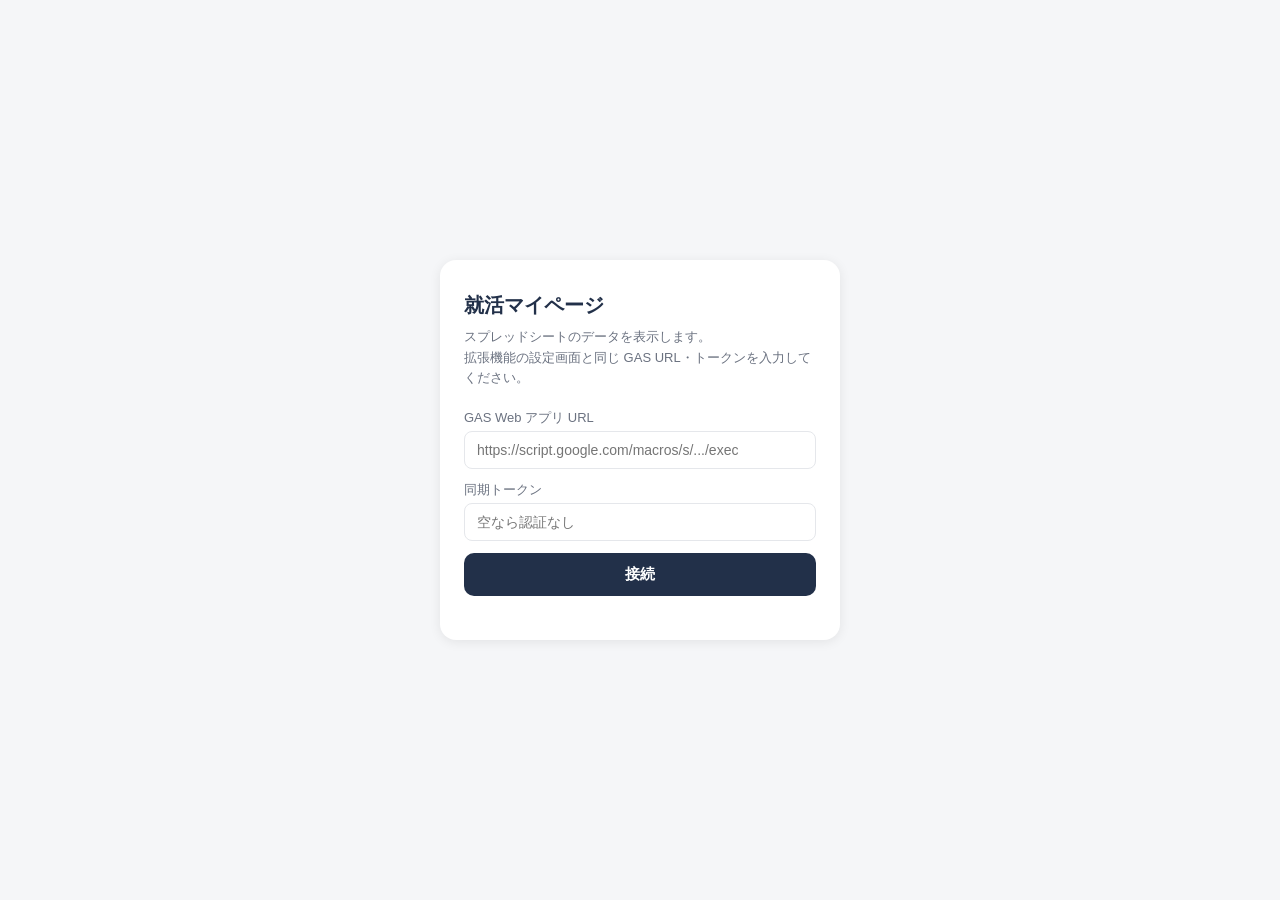
<file: pwa/index.html>
<!DOCTYPE html>
<html lang="ja">
<head>
  <meta charset="UTF-8" />
  <meta name="viewport" content="width=device-width, initial-scale=1.0, viewport-fit=cover" />
  <meta name="apple-mobile-web-app-capable" content="yes" />
  <meta name="apple-mobile-web-app-status-bar-style" content="black-translucent" />
  <meta name="theme-color" content="#223049" />
  <title>就活マイページ</title>
  <link rel="manifest" href="manifest.webmanifest" />
  <link rel="apple-touch-icon" href="icon-192.png" />
  <link rel="stylesheet" href="style.css" />
</head>
<body>
  <!-- 設定画面 -->
  <div id="setup" class="setup hidden">
    <div class="setup-card">
      <h1>就活マイページ</h1>
      <p>スプレッドシートのデータを表示します。<br>拡張機能の設定画面と同じ GAS URL・トークンを入力してください。</p>
      <label>GAS Web アプリ URL<input id="s-url" type="url" placeholder="https://script.google.com/macros/s/.../exec" /></label>
      <label>同期トークン<input id="s-token" type="password" placeholder="空なら認証なし" /></label>
      <button id="s-save" class="btn-primary">接続</button>
      <div id="s-error" class="error"></div>
    </div>
  </div>

  <!-- メイン画面 -->
  <div id="app" class="hidden">
    <header>
      <h1>就活マイページ</h1>
      <div class="header-actions">
        <span id="sync-status" class="sync-status"></span>
        <button id="refresh" class="icon-btn" title="更新">
          <svg width="18" height="18" viewBox="0 0 24 24" fill="none" stroke="currentColor" stroke-width="2" stroke-linecap="round" stroke-linejoin="round"><path d="M21 12a9 9 0 1 1-2.6-6.4"/><path d="M21 4v5h-5"/></svg>
        </button>
        <button id="clear-cache" class="icon-btn danger" title="保存データを削除">
          <svg width="18" height="18" viewBox="0 0 24 24" fill="none" stroke="currentColor" stroke-width="2" stroke-linecap="round" stroke-linejoin="round"><path d="M3 6h18"/><path d="M8 6V4h8v2"/><path d="M19 6l-1 14H6L5 6"/><path d="M10 11v5M14 11v5"/></svg>
        </button>
        <button id="config" class="icon-btn" title="設定">
          <svg width="18" height="18" viewBox="0 0 24 24" fill="none" stroke="currentColor" stroke-width="2" stroke-linecap="round" stroke-linejoin="round"><path d="M4 21v-7M4 10V3M12 21v-9M12 8V3M20 21v-5M20 12V3M1 14h6M9 8h6M17 16h6"/></svg>
        </button>
      </div>
    </header>

    <nav class="tabs">
      <button class="tab active" data-view="home">ホーム</button>
      <button class="tab" data-view="list">一覧</button>
      <button class="tab" data-view="deadlines">締切</button>
    </nav>

    <!-- ホーム -->
    <section id="view-home" class="view">
      <div class="metrics">
        <div class="metric"><span id="m-total" class="m-num">0</span><span class="m-label">登録数</span></div>
        <div class="metric"><span id="m-active" class="m-num">0</span><span class="m-label">選考中</span></div>
        <div class="metric accent"><span id="m-week" class="m-num">0</span><span class="m-label">今週締切</span></div>
      </div>
      <h2>締切が近い</h2>
      <div id="home-deadlines" class="card-list"></div>
    </section>

    <!-- 一覧 -->
    <section id="view-list" class="view hidden">
      <div class="toolbar">
        <input id="search" type="search" placeholder="検索…" />
      </div>
      <div id="company-list" class="card-list"></div>
    </section>

    <!-- 締切 -->
    <section id="view-deadlines" class="view hidden">
      <ul id="deadline-list" class="dl-list"></ul>
    </section>
  </div>

  <script src="app.js"></script>
</body>
</html>
</file>
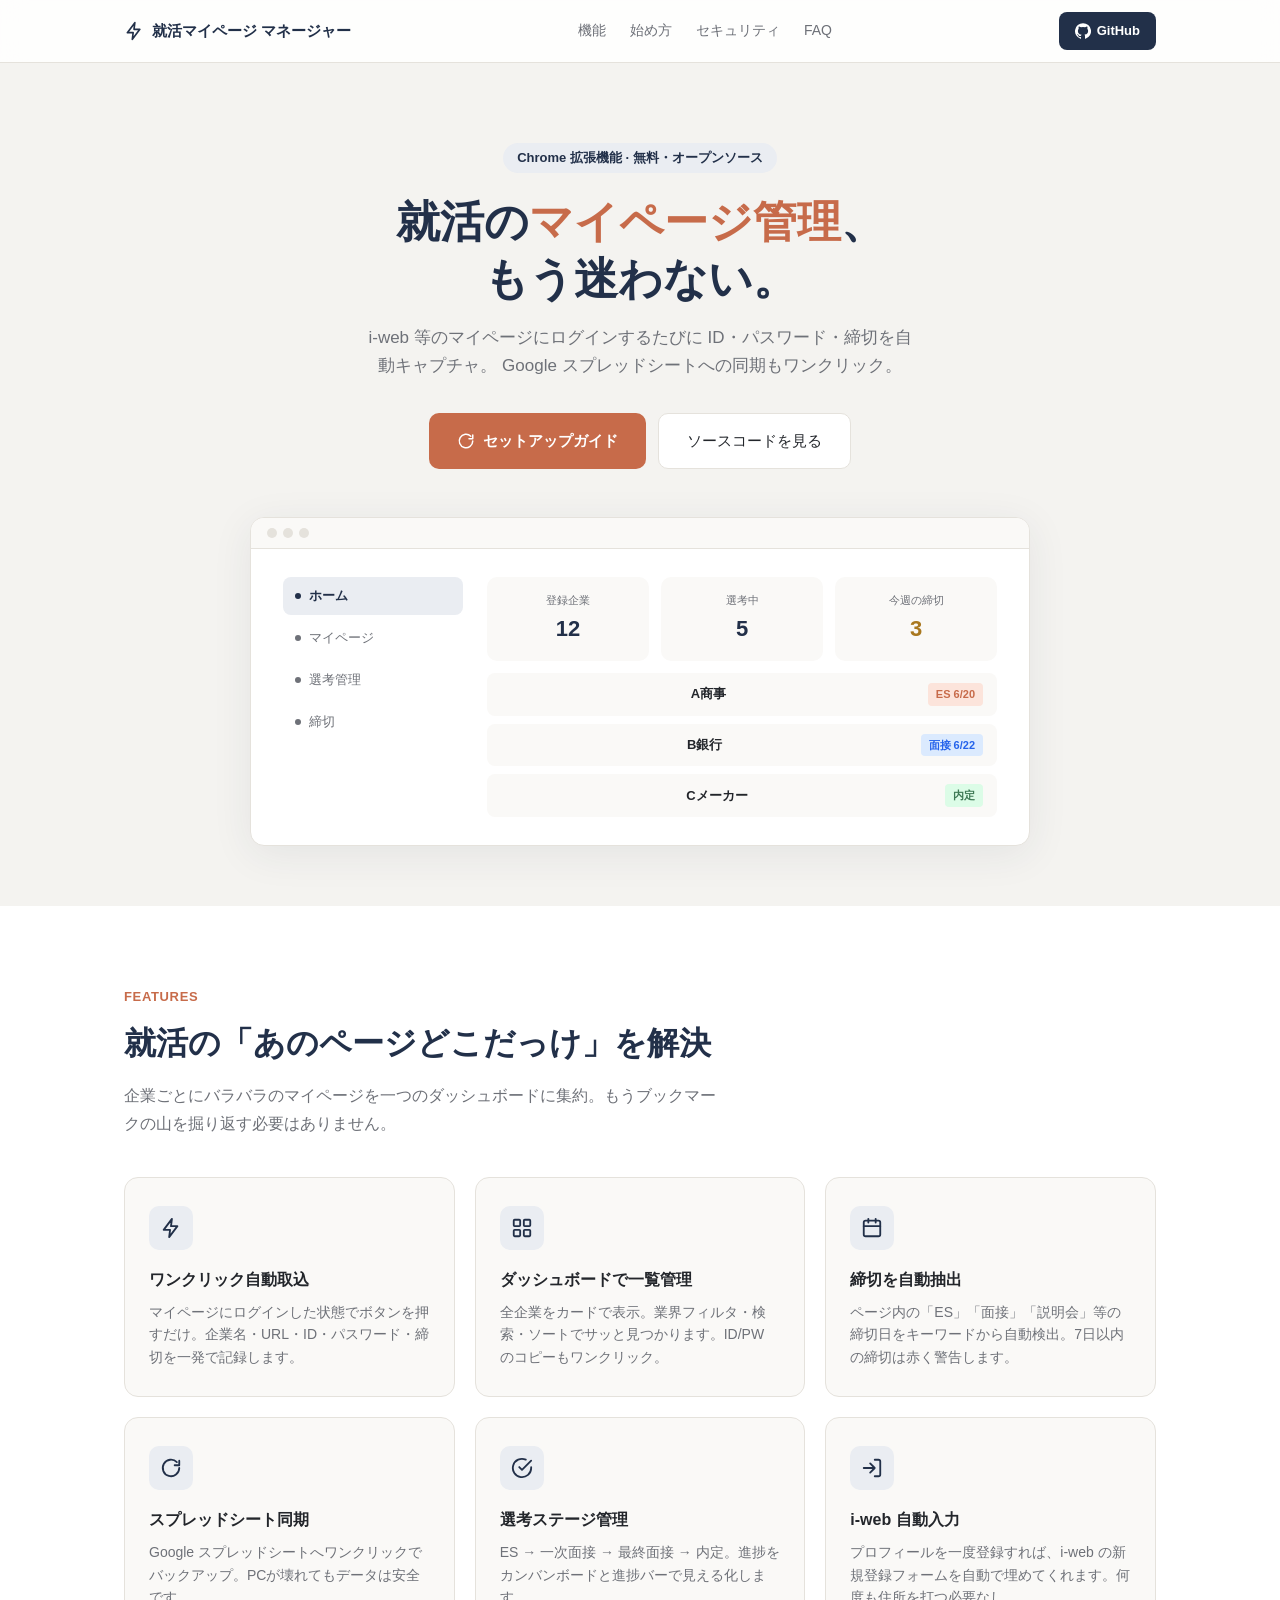
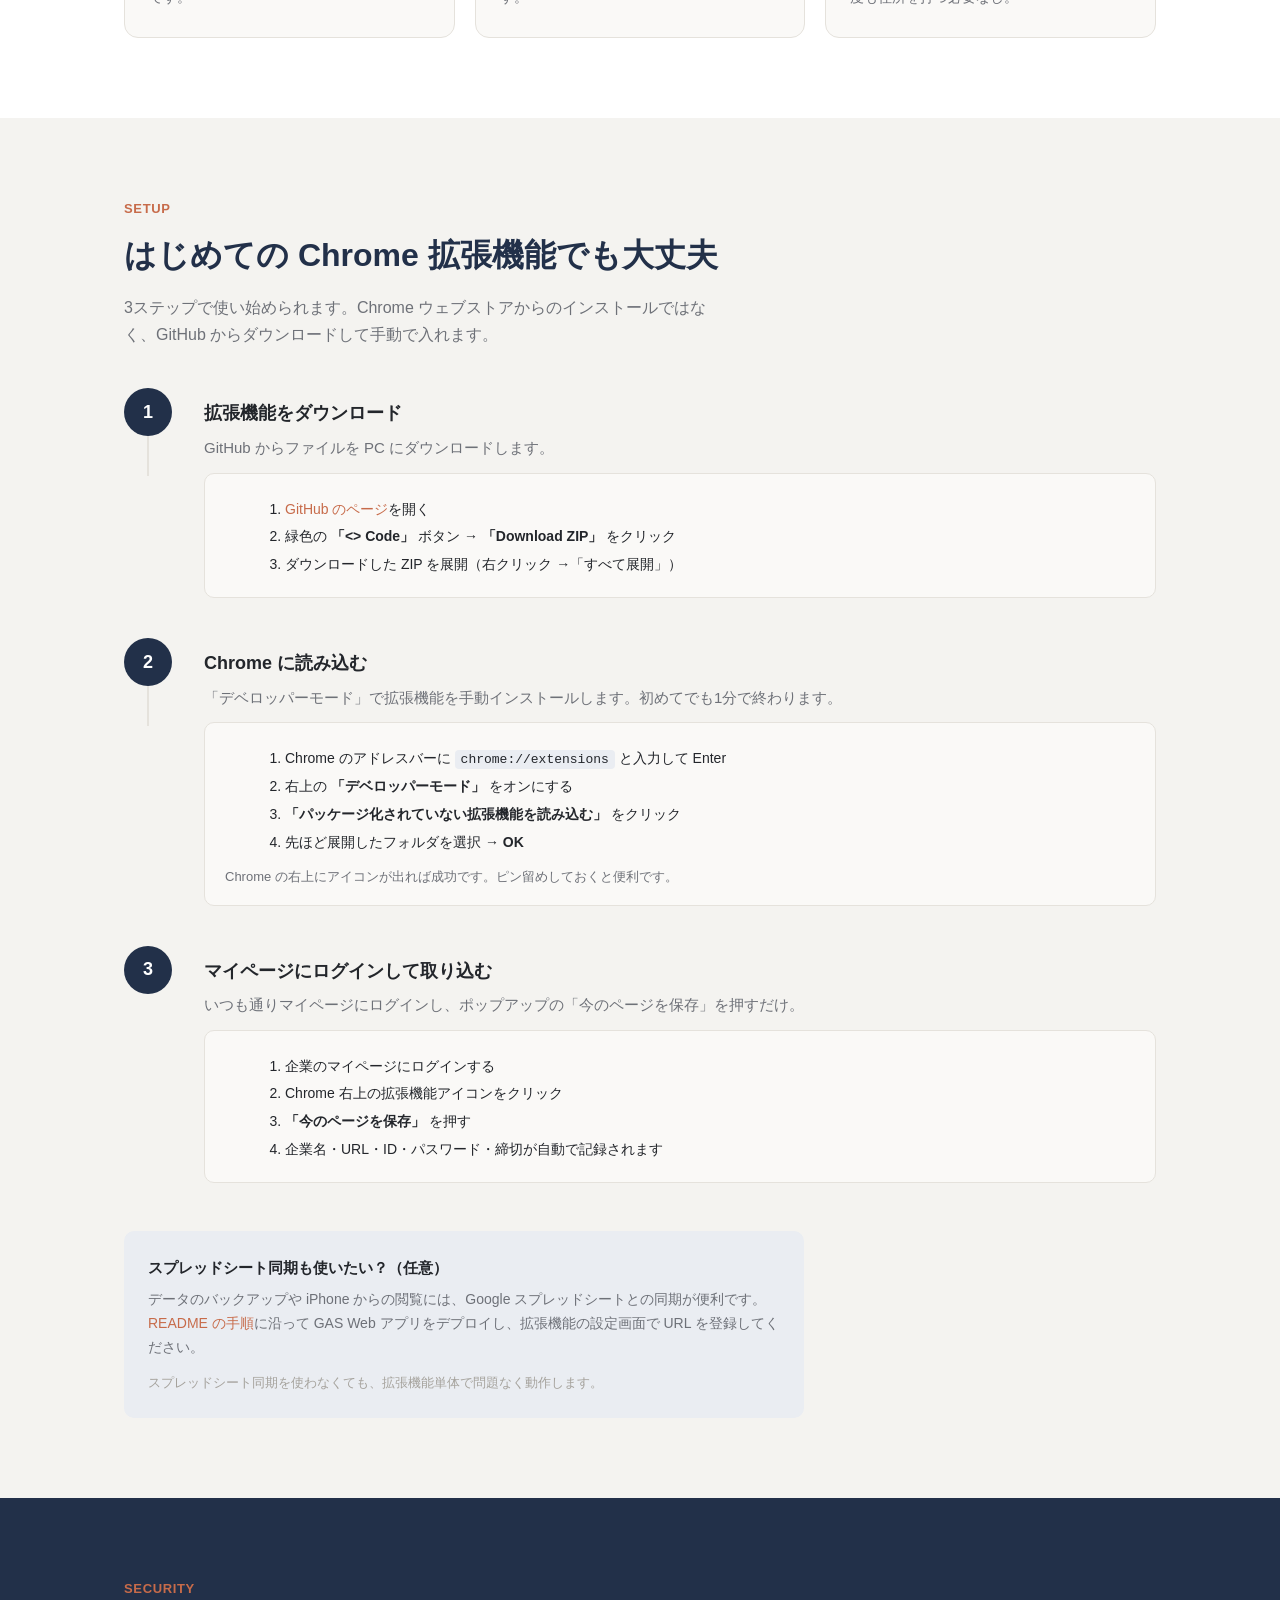
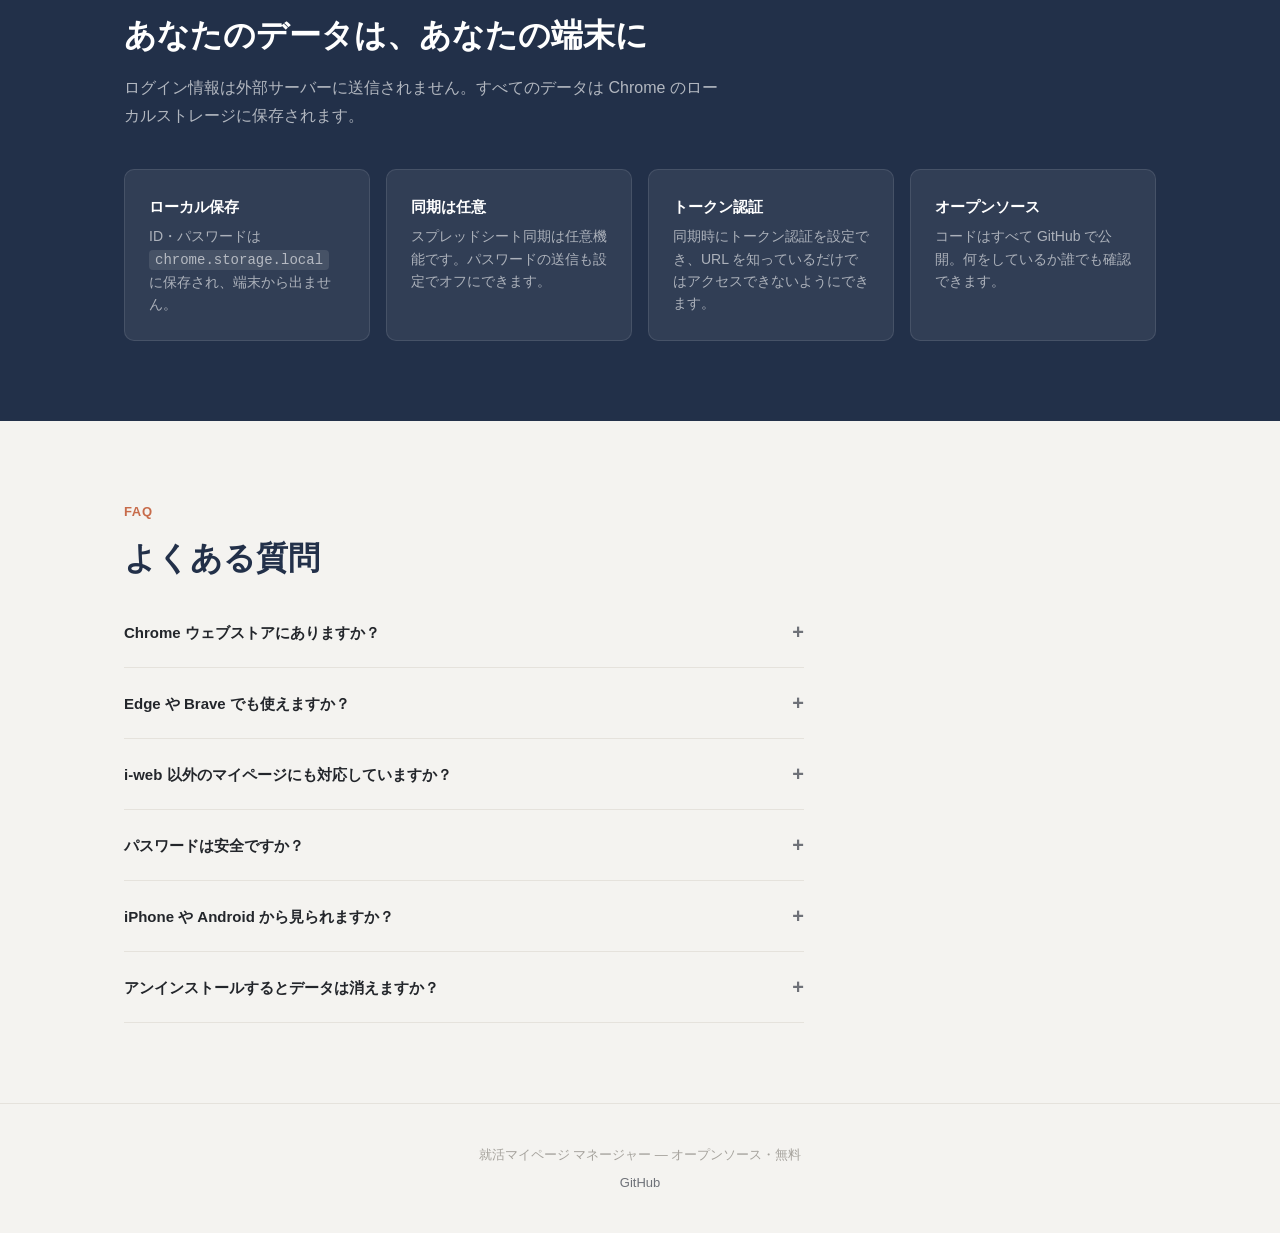
<file: site/index.html>
<!DOCTYPE html>
<html lang="ja">
<head>
  <meta charset="UTF-8" />
  <meta name="viewport" content="width=device-width, initial-scale=1.0" />
  <title>就活マイページ マネージャー — ログイン管理を一元化</title>
  <meta name="description" content="就活のマイページ（i-web等）のログインID・パスワード・締切をChrome拡張機能で一元管理し、Googleスプレッドシートへ自動同期。" />
  <style>
    :root {
      --bg: #f4f3f0; --panel: #ffffff; --surface-2: #faf9f7; --line: #e5e2dc;
      --fg: #23262b; --muted: #6e7178; --hint: #a5a29c;
      --main: #223049; --main-50: #eaedf2; --accent: #c76b4a; --accent-600: #b85c3c;
      --danger: #c0492f; --warn: #a9781f; --ok: #3e7a55;
      --radius: 14px; --radius-sm: 10px;
    }
    *, *::before, *::after { box-sizing: border-box; margin: 0; }
    html { scroll-behavior: smooth; }
    body {
      font-family: -apple-system, "Hiragino Kaku Gothic ProN", "Noto Sans JP", sans-serif;
      color: var(--fg); background: var(--bg); line-height: 1.7; font-size: 16px;
    }
    a { color: var(--accent); text-decoration: none; }
    a:hover { color: var(--accent-600); }

    /* ── Nav ── */
    .nav {
      position: sticky; top: 0; z-index: 100;
      background: rgba(255,255,255,.85); backdrop-filter: blur(12px);
      border-bottom: 1px solid var(--line);
    }
    .nav-inner {
      max-width: 1080px; margin: 0 auto;
      display: flex; align-items: center; justify-content: space-between;
      padding: 12px 24px;
    }
    .nav-brand { font-weight: 700; font-size: 15px; color: var(--main); display: flex; align-items: center; gap: 8px; }
    .nav-links { display: flex; gap: 24px; font-size: 14px; }
    .nav-links a { color: var(--muted); }
    .nav-links a:hover { color: var(--main); }
    .nav-cta {
      display: inline-flex; align-items: center; gap: 6px;
      background: var(--main); color: #fff; border: none; border-radius: 8px;
      padding: 8px 16px; font-size: 13px; font-weight: 600; cursor: pointer; text-decoration: none;
    }
    .nav-cta:hover { background: #1a2539; color: #fff; }

    /* ── Hero ── */
    .hero {
      max-width: 1080px; margin: 0 auto; padding: 80px 24px 60px;
      text-align: center;
    }
    .hero-badge {
      display: inline-block; background: var(--main-50); color: var(--main);
      font-size: 13px; font-weight: 600; padding: 4px 14px; border-radius: 20px; margin-bottom: 20px;
    }
    .hero h1 {
      font-size: clamp(28px, 5vw, 44px); font-weight: 800;
      line-height: 1.3; margin-bottom: 16px; color: var(--main);
    }
    .hero h1 em { font-style: normal; color: var(--accent); }
    .hero p { max-width: 560px; margin: 0 auto 32px; color: var(--muted); font-size: 17px; }
    .hero-actions { display: flex; gap: 12px; justify-content: center; flex-wrap: wrap; }
    .btn-primary {
      display: inline-flex; align-items: center; gap: 8px;
      background: var(--accent); color: #fff; border: none; border-radius: var(--radius-sm);
      padding: 14px 28px; font-size: 15px; font-weight: 600; cursor: pointer; text-decoration: none;
    }
    .btn-primary:hover { background: var(--accent-600); color: #fff; }
    .btn-ghost {
      display: inline-flex; align-items: center; gap: 8px;
      background: var(--panel); color: var(--fg); border: 1px solid var(--line);
      border-radius: var(--radius-sm); padding: 14px 28px; font-size: 15px; cursor: pointer; text-decoration: none;
    }
    .btn-ghost:hover { background: var(--main-50); color: var(--main); }

    /* ── Hero mockup ── */
    .hero-mockup {
      max-width: 780px; margin: 48px auto 0;
      background: var(--panel); border: 1px solid var(--line); border-radius: var(--radius);
      overflow: hidden; box-shadow: 0 8px 40px rgba(34,48,73,.08);
    }
    .mockup-bar {
      display: flex; align-items: center; gap: 6px;
      padding: 10px 16px; background: var(--surface-2); border-bottom: 1px solid var(--line);
    }
    .mockup-dot { width: 10px; height: 10px; border-radius: 50%; background: var(--line); }
    .mockup-body { padding: 28px 32px; }
    .mockup-sidebar {
      display: grid; grid-template-columns: 180px 1fr; gap: 24px;
    }
    .mockup-nav { display: flex; flex-direction: column; gap: 4px; }
    .mockup-nav-item {
      display: flex; align-items: center; gap: 8px;
      padding: 8px 12px; border-radius: 8px; font-size: 13px; color: var(--muted);
    }
    .mockup-nav-item.active { background: var(--main-50); color: var(--main); font-weight: 600; }
    .mockup-nav-item .dot { width: 6px; height: 6px; border-radius: 50%; background: currentColor; }
    .mockup-content { display: flex; flex-direction: column; gap: 12px; }
    .mockup-metric {
      display: flex; gap: 12px;
    }
    .mockup-metric-card {
      flex: 1; padding: 14px 16px; background: var(--surface-2); border-radius: var(--radius-sm);
    }
    .mockup-metric-card .label { font-size: 11px; color: var(--muted); }
    .mockup-metric-card .num { font-size: 22px; font-weight: 700; color: var(--main); }
    .mockup-metric-card .num.warn { color: var(--warn); }
    .mockup-cards { display: flex; flex-direction: column; gap: 8px; }
    .mockup-card {
      display: flex; align-items: center; gap: 12px;
      padding: 10px 14px; background: var(--surface-2); border-radius: 8px; font-size: 13px;
    }
    .mockup-card .name { flex: 1; font-weight: 600; }
    .mockup-card .tag {
      padding: 2px 8px; border-radius: 4px; font-size: 11px; font-weight: 600;
    }
    .mockup-card .tag.es { background: #fce4db; color: var(--accent); }
    .mockup-card .tag.interview { background: #dbeafe; color: #2563eb; }
    .mockup-card .tag.done { background: #dcfce7; color: var(--ok); }

    @media (max-width: 640px) {
      .mockup-sidebar { grid-template-columns: 1fr; }
      .mockup-nav { flex-direction: row; flex-wrap: wrap; }
      .mockup-metric { flex-direction: column; }
    }

    /* ── Section base ── */
    section { max-width: 1080px; margin: 0 auto; padding: 80px 24px; }
    .section-label {
      font-size: 13px; font-weight: 600; color: var(--accent); letter-spacing: .05em;
      text-transform: uppercase; margin-bottom: 8px;
    }
    section h2 {
      font-size: clamp(22px, 4vw, 32px); font-weight: 700; color: var(--main);
      margin-bottom: 12px;
    }
    section > p.lead { color: var(--muted); max-width: 600px; margin-bottom: 40px; }

    /* ── Features ── */
    .features-bg { background: var(--panel); }
    .features-grid {
      display: grid; grid-template-columns: repeat(auto-fit, minmax(260px, 1fr));
      gap: 20px;
    }
    .feature-card {
      padding: 28px 24px; background: var(--surface-2); border-radius: var(--radius);
      border: 1px solid var(--line);
    }
    .feature-icon {
      width: 44px; height: 44px; border-radius: 10px; background: var(--main-50);
      display: flex; align-items: center; justify-content: center;
      margin-bottom: 16px; color: var(--main);
    }
    .feature-card h3 { font-size: 16px; margin-bottom: 8px; color: var(--fg); }
    .feature-card p { font-size: 14px; color: var(--muted); line-height: 1.6; }

    /* ── How it works ── */
    .steps { display: flex; flex-direction: column; gap: 0; position: relative; }
    .step {
      display: grid; grid-template-columns: 56px 1fr; gap: 24px;
      padding-bottom: 40px; position: relative;
    }
    .step:last-child { padding-bottom: 0; }
    .step-num {
      width: 48px; height: 48px; border-radius: 50%;
      background: var(--main); color: #fff; font-weight: 700; font-size: 18px;
      display: flex; align-items: center; justify-content: center;
      position: relative; z-index: 1;
    }
    .step:not(:last-child) .step-num::after {
      content: ''; position: absolute; top: 48px; left: 50%; transform: translateX(-50%);
      width: 2px; height: calc(100% + 40px - 48px); background: var(--line);
    }
    .step-body { padding-top: 10px; }
    .step-body h3 { font-size: 18px; margin-bottom: 6px; }
    .step-body p { color: var(--muted); font-size: 15px; }
    .step-detail {
      margin-top: 12px; padding: 16px 20px; background: var(--surface-2);
      border-radius: var(--radius-sm); border: 1px solid var(--line);
      font-size: 14px; color: var(--fg);
    }
    .step-detail code {
      background: var(--main-50); padding: 2px 6px; border-radius: 4px;
      font-size: 13px; font-family: "SF Mono", "Menlo", monospace;
    }
    .step-detail ol { margin: 8px 0 0 20px; }
    .step-detail li { margin-bottom: 4px; }

    @media (max-width: 640px) {
      .step { grid-template-columns: 44px 1fr; gap: 16px; }
      .step-num { width: 40px; height: 40px; font-size: 16px; }
    }

    /* ── Security ── */
    .security-bg { background: var(--main); color: #fff; }
    .security-bg .section-label { color: var(--accent); }
    .security-bg h2 { color: #fff; }
    .security-bg p.lead { color: rgba(255,255,255,.65); }
    .security-grid {
      display: grid; grid-template-columns: repeat(auto-fit, minmax(240px, 1fr));
      gap: 16px;
    }
    .security-card {
      padding: 24px; background: rgba(255,255,255,.07); border-radius: var(--radius-sm);
      border: 1px solid rgba(255,255,255,.1);
    }
    .security-card h3 { font-size: 15px; margin-bottom: 6px; }
    .security-card p { font-size: 14px; color: rgba(255,255,255,.6); line-height: 1.6; }

    /* ── FAQ ── */
    .faq-list { max-width: 680px; }
    .faq { border-bottom: 1px solid var(--line); }
    .faq summary {
      padding: 18px 0; font-weight: 600; font-size: 15px; cursor: pointer;
      list-style: none; display: flex; justify-content: space-between; align-items: center;
    }
    .faq summary::after { content: '+'; font-size: 20px; color: var(--muted); }
    .faq[open] summary::after { content: '\2212'; }
    .faq .faq-body { padding: 0 0 18px; color: var(--muted); font-size: 14px; line-height: 1.7; }

    /* ── Footer ── */
    footer {
      text-align: center; padding: 40px 24px; border-top: 1px solid var(--line);
      font-size: 13px; color: var(--hint);
    }
    footer a { color: var(--muted); }

    /* ── Responsive ── */
    @media (max-width: 640px) {
      .nav-links { display: none; }
      .hero { padding: 48px 20px 40px; }
    }
  </style>
</head>
<body>

<!-- Nav -->
<nav class="nav">
  <div class="nav-inner">
    <div class="nav-brand">
      <svg width="20" height="20" viewBox="0 0 24 24" fill="none" stroke="currentColor" stroke-width="2" stroke-linecap="round" stroke-linejoin="round"><path d="M13 2 4 14h7l-1 8 9-12h-7z"/></svg>
      就活マイページ マネージャー
    </div>
    <div class="nav-links">
      <a href="#features">機能</a>
      <a href="#setup">始め方</a>
      <a href="#security">セキュリティ</a>
      <a href="#faq">FAQ</a>
    </div>
    <a href="https://github.com/n0umiso/shukatsu-mypage-extension" class="nav-cta" target="_blank" rel="noopener">
      <svg width="16" height="16" viewBox="0 0 24 24" fill="currentColor"><path d="M12 .3a12 12 0 0 0-3.8 23.38c.6.1.82-.26.82-.58v-2.02c-3.34.73-4.04-1.61-4.04-1.61a3.18 3.18 0 0 0-1.33-1.76c-1.09-.74.08-.73.08-.73a2.52 2.52 0 0 1 1.84 1.24 2.56 2.56 0 0 0 3.5 1 2.56 2.56 0 0 1 .76-1.6c-2.67-.3-5.47-1.33-5.47-5.93a4.64 4.64 0 0 1 1.24-3.22 4.3 4.3 0 0 1 .12-3.18s1-.32 3.3 1.23a11.38 11.38 0 0 1 6 0c2.28-1.55 3.29-1.23 3.29-1.23a4.3 4.3 0 0 1 .12 3.18 4.64 4.64 0 0 1 1.23 3.22c0 4.61-2.81 5.63-5.48 5.93a2.86 2.86 0 0 1 .82 2.22v3.29c0 .32.21.7.82.58A12 12 0 0 0 12 .3"/></svg>
      GitHub
    </a>
  </div>
</nav>

<!-- Hero -->
<div class="hero">
  <span class="hero-badge">Chrome 拡張機能 &middot; 無料・オープンソース</span>
  <h1>就活の<em>マイページ管理</em>、<br>もう迷わない。</h1>
  <p>i-web 等のマイページにログインするたびに ID・パスワード・締切を自動キャプチャ。
    Google スプレッドシートへの同期もワンクリック。</p>
  <div class="hero-actions">
    <a href="#setup" class="btn-primary">
      <svg width="18" height="18" viewBox="0 0 24 24" fill="none" stroke="currentColor" stroke-width="2" stroke-linecap="round" stroke-linejoin="round"><path d="M21 12a9 9 0 1 1-2.6-6.4"/><path d="M21 4v5h-5"/></svg>
      セットアップガイド
    </a>
    <a href="https://github.com/n0umiso/shukatsu-mypage-extension" class="btn-ghost" target="_blank" rel="noopener">
      ソースコードを見る
    </a>
  </div>

  <!-- Dashboard mockup -->
  <div class="hero-mockup">
    <div class="mockup-bar">
      <span class="mockup-dot"></span>
      <span class="mockup-dot"></span>
      <span class="mockup-dot"></span>
    </div>
    <div class="mockup-body">
      <div class="mockup-sidebar">
        <div class="mockup-nav">
          <div class="mockup-nav-item active"><span class="dot"></span> ホーム</div>
          <div class="mockup-nav-item"><span class="dot"></span> マイページ</div>
          <div class="mockup-nav-item"><span class="dot"></span> 選考管理</div>
          <div class="mockup-nav-item"><span class="dot"></span> 締切</div>
        </div>
        <div class="mockup-content">
          <div class="mockup-metric">
            <div class="mockup-metric-card"><div class="label">登録企業</div><div class="num">12</div></div>
            <div class="mockup-metric-card"><div class="label">選考中</div><div class="num">5</div></div>
            <div class="mockup-metric-card"><div class="label">今週の締切</div><div class="num warn">3</div></div>
          </div>
          <div class="mockup-cards">
            <div class="mockup-card">
              <span class="name">A商事</span>
              <span class="tag es">ES 6/20</span>
            </div>
            <div class="mockup-card">
              <span class="name">B銀行</span>
              <span class="tag interview">面接 6/22</span>
            </div>
            <div class="mockup-card">
              <span class="name">Cメーカー</span>
              <span class="tag done">内定</span>
            </div>
          </div>
        </div>
      </div>
    </div>
  </div>
</div>

<!-- Features -->
<div class="features-bg" id="features">
  <section>
    <div class="section-label">Features</div>
    <h2>就活の「あのページどこだっけ」を解決</h2>
    <p class="lead">企業ごとにバラバラのマイページを一つのダッシュボードに集約。もうブックマークの山を掘り返す必要はありません。</p>
    <div class="features-grid">
      <div class="feature-card">
        <div class="feature-icon">
          <svg width="22" height="22" viewBox="0 0 24 24" fill="none" stroke="currentColor" stroke-width="2" stroke-linecap="round" stroke-linejoin="round"><path d="M13 2 4 14h7l-1 8 9-12h-7z"/></svg>
        </div>
        <h3>ワンクリック自動取込</h3>
        <p>マイページにログインした状態でボタンを押すだけ。企業名・URL・ID・パスワード・締切を一発で記録します。</p>
      </div>
      <div class="feature-card">
        <div class="feature-icon">
          <svg width="22" height="22" viewBox="0 0 24 24" fill="none" stroke="currentColor" stroke-width="2" stroke-linecap="round" stroke-linejoin="round"><rect x="3" y="3" width="7" height="7" rx="1"/><rect x="14" y="3" width="7" height="7" rx="1"/><rect x="14" y="14" width="7" height="7" rx="1"/><rect x="3" y="14" width="7" height="7" rx="1"/></svg>
        </div>
        <h3>ダッシュボードで一覧管理</h3>
        <p>全企業をカードで表示。業界フィルタ・検索・ソートでサッと見つかります。ID/PW のコピーもワンクリック。</p>
      </div>
      <div class="feature-card">
        <div class="feature-icon">
          <svg width="22" height="22" viewBox="0 0 24 24" fill="none" stroke="currentColor" stroke-width="2" stroke-linecap="round" stroke-linejoin="round"><rect x="3" y="4" width="18" height="17" rx="2"/><path d="M3 10h18M8 2v4M16 2v4"/></svg>
        </div>
        <h3>締切を自動抽出</h3>
        <p>ページ内の「ES」「面接」「説明会」等の締切日をキーワードから自動検出。7日以内の締切は赤く警告します。</p>
      </div>
      <div class="feature-card">
        <div class="feature-icon">
          <svg width="22" height="22" viewBox="0 0 24 24" fill="none" stroke="currentColor" stroke-width="2" stroke-linecap="round" stroke-linejoin="round"><path d="M21 12a9 9 0 1 1-2.6-6.4"/><path d="M21 4v5h-5"/></svg>
        </div>
        <h3>スプレッドシート同期</h3>
        <p>Google スプレッドシートへワンクリックでバックアップ。PCが壊れてもデータは安全です。</p>
      </div>
      <div class="feature-card">
        <div class="feature-icon">
          <svg width="22" height="22" viewBox="0 0 24 24" fill="none" stroke="currentColor" stroke-width="2" stroke-linecap="round" stroke-linejoin="round"><path d="M22 11.1V12a10 10 0 1 1-5.9-9.1"/><path d="m9 11 3 3L22 4"/></svg>
        </div>
        <h3>選考ステージ管理</h3>
        <p>ES → 一次面接 → 最終面接 → 内定。進捗をカンバンボードと進捗バーで見える化します。</p>
      </div>
      <div class="feature-card">
        <div class="feature-icon">
          <svg width="22" height="22" viewBox="0 0 24 24" fill="none" stroke="currentColor" stroke-width="2" stroke-linecap="round" stroke-linejoin="round"><path d="M15 3h4a2 2 0 0 1 2 2v14a2 2 0 0 1-2 2h-4"/><path d="M10 17l5-5-5-5M15 12H3"/></svg>
        </div>
        <h3>i-web 自動入力</h3>
        <p>プロフィールを一度登録すれば、i-web の新規登録フォームを自動で埋めてくれます。何度も住所を打つ必要なし。</p>
      </div>
    </div>
  </section>
</div>

<!-- Setup -->
<section id="setup">
  <div class="section-label">Setup</div>
  <h2>はじめての Chrome 拡張機能でも大丈夫</h2>
  <p class="lead">3ステップで使い始められます。Chrome ウェブストアからのインストールではなく、GitHub からダウンロードして手動で入れます。</p>

  <div class="steps">
    <!-- Step 1 -->
    <div class="step">
      <div class="step-num">1</div>
      <div class="step-body">
        <h3>拡張機能をダウンロード</h3>
        <p>GitHub からファイルを PC にダウンロードします。</p>
        <div class="step-detail">
          <ol>
            <li><a href="https://github.com/n0umiso/shukatsu-mypage-extension" target="_blank" rel="noopener">GitHub のページ</a>を開く</li>
            <li>緑色の <strong>「&lt;&gt; Code」</strong> ボタン → <strong>「Download ZIP」</strong> をクリック</li>
            <li>ダウンロードした ZIP を展開（右クリック →「すべて展開」）</li>
          </ol>
        </div>
      </div>
    </div>

    <!-- Step 2 -->
    <div class="step">
      <div class="step-num">2</div>
      <div class="step-body">
        <h3>Chrome に読み込む</h3>
        <p>「デベロッパーモード」で拡張機能を手動インストールします。初めてでも1分で終わります。</p>
        <div class="step-detail">
          <ol>
            <li>Chrome のアドレスバーに <code>chrome://extensions</code> と入力して Enter</li>
            <li>右上の <strong>「デベロッパーモード」</strong> をオンにする</li>
            <li><strong>「パッケージ化されていない拡張機能を読み込む」</strong> をクリック</li>
            <li>先ほど展開したフォルダを選択 → <strong>OK</strong></li>
          </ol>
          <p style="margin-top: 12px; color: var(--muted); font-size: 13px;">
            Chrome の右上にアイコンが出れば成功です。ピン留めしておくと便利です。
          </p>
        </div>
      </div>
    </div>

    <!-- Step 3 -->
    <div class="step">
      <div class="step-num">3</div>
      <div class="step-body">
        <h3>マイページにログインして取り込む</h3>
        <p>いつも通りマイページにログインし、ポップアップの「今のページを保存」を押すだけ。</p>
        <div class="step-detail">
          <ol>
            <li>企業のマイページにログインする</li>
            <li>Chrome 右上の拡張機能アイコンをクリック</li>
            <li><strong>「今のページを保存」</strong> を押す</li>
            <li>企業名・URL・ID・パスワード・締切が自動で記録されます</li>
          </ol>
        </div>
      </div>
    </div>
  </div>

  <div style="margin-top: 48px; padding: 24px; background: var(--main-50); border-radius: var(--radius-sm); max-width: 680px;">
    <h3 style="font-size: 15px; margin-bottom: 8px;">スプレッドシート同期も使いたい？（任意）</h3>
    <p style="font-size: 14px; color: var(--muted); line-height: 1.7; margin-bottom: 12px;">
      データのバックアップや iPhone からの閲覧には、Google スプレッドシートとの同期が便利です。
      <a href="https://github.com/n0umiso/shukatsu-mypage-extension#1-%E3%82%B9%E3%83%97%E3%83%AC%E3%83%83%E3%83%89%E3%82%B7%E3%83%BC%E3%83%88%E5%81%B4gas-web-%E3%82%A2%E3%83%97%E3%83%AA" target="_blank" rel="noopener">README の手順</a>に沿って
      GAS Web アプリをデプロイし、拡張機能の設定画面で URL を登録してください。
    </p>
    <p style="font-size: 13px; color: var(--hint);">スプレッドシート同期を使わなくても、拡張機能単体で問題なく動作します。</p>
  </div>
</section>

<!-- Security -->
<div class="security-bg" id="security">
  <section>
    <div class="section-label">Security</div>
    <h2>あなたのデータは、あなたの端末に</h2>
    <p class="lead">ログイン情報は外部サーバーに送信されません。すべてのデータは Chrome のローカルストレージに保存されます。</p>
    <div class="security-grid">
      <div class="security-card">
        <h3>ローカル保存</h3>
        <p>ID・パスワードは <code style="background:rgba(255,255,255,.1); padding:2px 6px; border-radius:4px;">chrome.storage.local</code>
          に保存され、端末から出ません。</p>
      </div>
      <div class="security-card">
        <h3>同期は任意</h3>
        <p>スプレッドシート同期は任意機能です。パスワードの送信も設定でオフにできます。</p>
      </div>
      <div class="security-card">
        <h3>トークン認証</h3>
        <p>同期時にトークン認証を設定でき、URL を知っているだけではアクセスできないようにできます。</p>
      </div>
      <div class="security-card">
        <h3>オープンソース</h3>
        <p>コードはすべて GitHub で公開。何をしているか誰でも確認できます。</p>
      </div>
    </div>
  </section>
</div>

<!-- FAQ -->
<section id="faq">
  <div class="section-label">FAQ</div>
  <h2>よくある質問</h2>
  <div class="faq-list">
    <details class="faq">
      <summary>Chrome ウェブストアにありますか？</summary>
      <div class="faq-body">現在は GitHub からの手動インストールのみです。デベロッパーモードで読み込めば、ウェブストア版と同じように動作します。</div>
    </details>
    <details class="faq">
      <summary>Edge や Brave でも使えますか？</summary>
      <div class="faq-body">はい。Chromium ベースのブラウザ（Edge, Brave, Arc, Vivaldi 等）であれば同じ手順でインストールできます。</div>
    </details>
    <details class="faq">
      <summary>i-web 以外のマイページにも対応していますか？</summary>
      <div class="faq-body">ログイン情報の取込みと締切抽出はすべてのサイトで動作します。プロフィール自動入力は現在 i-web のみ対応しています。</div>
    </details>
    <details class="faq">
      <summary>パスワードは安全ですか？</summary>
      <div class="faq-body">パスワードは Chrome のローカルストレージに保存され、外部に送信されません。スプレッドシート同期時にパスワードを含めるかは設定で選べます（デフォルト ON）。気になる方はオフにしてください。</div>
    </details>
    <details class="faq">
      <summary>iPhone や Android から見られますか？</summary>
      <div class="faq-body">スプレッドシート同期を設定すれば、PWA（モバイル用Webアプリ）で企業一覧と締切を確認できます。編集は PC の拡張機能で行ってください。</div>
    </details>
    <details class="faq">
      <summary>アンインストールするとデータは消えますか？</summary>
      <div class="faq-body">はい、拡張機能を削除するとローカルのデータは消えます。スプレッドシートに同期していれば、そちらにバックアップが残ります。アンインストール前にダッシュボードの「エクスポート」でJSON形式のバックアップも取れます。</div>
    </details>
  </div>
</section>

<!-- Footer -->
<footer>
  <p>就活マイページ マネージャー &mdash; オープンソース・無料</p>
  <p style="margin-top: 6px;">
    <a href="https://github.com/n0umiso/shukatsu-mypage-extension" target="_blank" rel="noopener">GitHub</a>
  </p>
</footer>

</body>
</html>
</file>
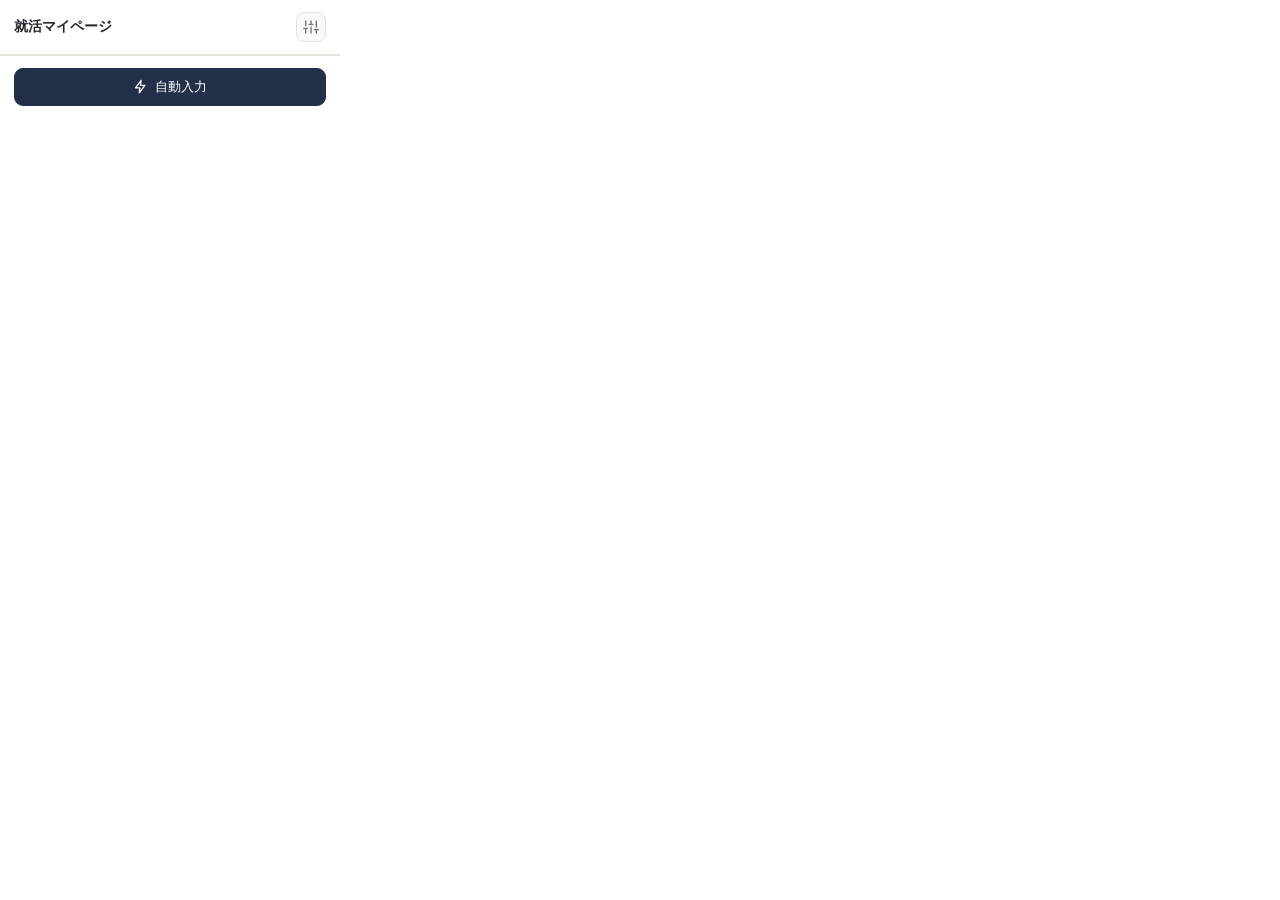
<file: src/popup.html>
<!DOCTYPE html>
<html lang="ja">
<head>
  <meta charset="UTF-8" />
  <link rel="stylesheet" href="popup.css" />
</head>
<body>
  <header>
    <h1>就活マイページ</h1>
    <div class="acts">
      <button id="settings" title="情報・設定"><span data-icon="settings"></span></button>
    </div>
  </header>

  <div id="status" class="status"></div>

  <footer>
    <button id="autofill" class="wide autofill"><span data-icon="zap" data-size="15"></span>自動入力</button>
  </footer>

  <script type="module" src="popup.js"></script>
</body>
</html>
</file>
<file: pwa/style.css>
*, *::before, *::after { box-sizing: border-box; margin: 0; padding: 0; }

:root {
  --primary: #223049;
  --accent: #c76b4a;
  --bg: #f5f6f8;
  --card: #fff;
  --text: #1a1a1a;
  --muted: #6b7280;
  --border: #e5e7eb;
  --danger: #dc2626;
  --warn: #b45309;
  --safe-top: env(safe-area-inset-top, 0px);
  --safe-bottom: env(safe-area-inset-bottom, 0px);
}

body {
  font-family: -apple-system, 'Hiragino Sans', 'Hiragino Kaku Gothic ProN', 'Noto Sans JP', sans-serif;
  background: var(--bg);
  color: var(--text);
  -webkit-text-size-adjust: 100%;
  min-height: 100dvh;
}

.hidden { display: none !important; }

/* ---- Setup ---- */
.setup {
  display: flex;
  align-items: center;
  justify-content: center;
  min-height: 100dvh;
  padding: 24px;
}
.setup-card {
  background: var(--card);
  border-radius: 16px;
  padding: 32px 24px;
  max-width: 400px;
  width: 100%;
  box-shadow: 0 2px 12px rgba(0,0,0,.08);
}
.setup-card h1 {
  font-size: 20px;
  color: var(--primary);
  margin-bottom: 8px;
}
.setup-card p {
  font-size: 13px;
  color: var(--muted);
  margin-bottom: 20px;
  line-height: 1.6;
}
.setup-card label {
  display: block;
  font-size: 13px;
  font-weight: 500;
  margin-bottom: 12px;
  color: var(--muted);
}
.setup-card input {
  display: block;
  width: 100%;
  margin-top: 4px;
  padding: 10px 12px;
  border: 1px solid var(--border);
  border-radius: 8px;
  font-size: 14px;
  outline: none;
}
.setup-card input:focus { border-color: var(--primary); }
.error { color: var(--danger); font-size: 13px; margin-top: 12px; }

.btn-primary {
  display: block;
  width: 100%;
  padding: 12px;
  margin-top: 8px;
  background: var(--primary);
  color: #fff;
  border: none;
  border-radius: 10px;
  font-size: 15px;
  font-weight: 600;
  cursor: pointer;
}
.btn-primary:active { opacity: .85; }

/* ---- Header ---- */
header {
  position: sticky;
  top: 0;
  z-index: 10;
  display: flex;
  align-items: center;
  justify-content: space-between;
  padding: calc(12px + var(--safe-top)) 16px 12px;
  background: var(--primary);
  color: #fff;
}
header h1 { font-size: 17px; font-weight: 600; }
.header-actions { display: flex; align-items: center; gap: 4px; }
.icon-btn {
  background: none;
  border: none;
  color: rgba(255,255,255,.8);
  padding: 8px;
  cursor: pointer;
  border-radius: 8px;
}
.icon-btn:active { background: rgba(255,255,255,.1); }
.sync-status {
  font-size: 11px;
  color: rgba(255,255,255,.6);
  white-space: nowrap;
}

/* ---- Tabs ---- */
.tabs {
  display: flex;
  background: var(--card);
  border-bottom: 1px solid var(--border);
  position: sticky;
  top: calc(52px + var(--safe-top));
  z-index: 9;
}
.tab {
  flex: 1;
  padding: 12px 0;
  background: none;
  border: none;
  border-bottom: 2px solid transparent;
  font-size: 14px;
  font-weight: 500;
  color: var(--muted);
  cursor: pointer;
}
.tab.active {
  color: var(--primary);
  border-bottom-color: var(--primary);
}

/* ---- View ---- */
.view {
  padding: 16px;
  padding-bottom: calc(24px + var(--safe-bottom));
}

/* ---- Metrics ---- */
.metrics {
  display: grid;
  grid-template-columns: repeat(3, 1fr);
  gap: 10px;
  margin-bottom: 20px;
}
.metric {
  background: var(--card);
  border-radius: 12px;
  padding: 14px 12px;
  text-align: center;
  box-shadow: 0 1px 4px rgba(0,0,0,.05);
}
.metric.accent { background: var(--accent); color: #fff; }
.metric.accent .m-label { color: rgba(255,255,255,.8); }
.m-num { display: block; font-size: 24px; font-weight: 700; }
.m-label { display: block; font-size: 11px; color: var(--muted); margin-top: 2px; }

h2 {
  font-size: 14px;
  font-weight: 600;
  color: var(--muted);
  margin-bottom: 10px;
}

/* ---- Cards ---- */
.card-list { display: flex; flex-direction: column; gap: 8px; }
.card {
  background: var(--card);
  border-radius: 12px;
  padding: 14px 16px;
  box-shadow: 0 1px 4px rgba(0,0,0,.05);
}
.card-head {
  display: flex;
  align-items: center;
  gap: 10px;
}
.card-name {
  font-size: 15px;
  font-weight: 600;
  flex: 1;
  min-width: 0;
  overflow: hidden;
  text-overflow: ellipsis;
  white-space: nowrap;
}
.card-stage {
  font-size: 12px;
  padding: 2px 8px;
  border-radius: 6px;
  background: #e8ecf1;
  color: var(--primary);
  white-space: nowrap;
}
.card-industry {
  font-size: 12px;
  color: var(--muted);
  margin-top: 4px;
}
.card-deadline {
  display: flex;
  align-items: center;
  gap: 6px;
  margin-top: 8px;
  font-size: 13px;
}
.card-deadline .dot {
  width: 8px;
  height: 8px;
  border-radius: 50%;
  flex-shrink: 0;
}
.card-deadline .when {
  margin-left: auto;
  font-weight: 600;
  white-space: nowrap;
}
.card a {
  color: var(--primary);
  text-decoration: none;
  font-size: 13px;
  margin-top: 6px;
  display: inline-block;
  word-break: break-all;
}

/* ---- Toolbar ---- */
.toolbar { margin-bottom: 12px; }
.toolbar input {
  width: 100%;
  padding: 10px 14px;
  border: 1px solid var(--border);
  border-radius: 10px;
  font-size: 14px;
  background: var(--card);
  outline: none;
}
.toolbar input:focus { border-color: var(--primary); }

/* ---- Deadline list ---- */
.dl-list { list-style: none; }
.dl-list li {
  display: grid;
  grid-template-columns: 100px 60px 1fr auto;
  align-items: center;
  gap: 8px;
  padding: 12px 14px;
  background: var(--card);
  border-bottom: 1px solid var(--border);
  font-size: 13px;
}
.dl-list li:first-child { border-radius: 12px 12px 0 0; }
.dl-list li:last-child { border-radius: 0 0 12px 12px; border-bottom: none; }
.dl-list li:only-child { border-radius: 12px; }
.d-date { font-weight: 600; }
.d-left { font-weight: 600; }
.d-type { color: var(--muted); }
.d-company { text-align: right; overflow: hidden; text-overflow: ellipsis; white-space: nowrap; }

.empty {
  text-align: center;
  color: var(--muted);
  font-size: 14px;
  padding: 32px 16px;
}

/* ---- Loading ---- */
.spinner {
  display: inline-block;
  width: 18px; height: 18px;
  border: 2px solid rgba(255,255,255,.3);
  border-top-color: #fff;
  border-radius: 50%;
  animation: spin .6s linear infinite;
}
@keyframes spin { to { transform: rotate(360deg); } }
</file>
<file: src/popup.css>
:root {
  --bg: #f4f3f0; --panel: #ffffff; --surface-2: #faf9f7; --line: #e5e2dc;
  --fg: #23262b; --muted: #6e7178; --hint: #a5a29c;
  --main: #223049; --main-50: #eaedf2; --accent: #c76b4a; --accent-600: #b85c3c;
  --danger: #c0492f; --warn: #a9781f; --ok: #3e7a55;
}
* { box-sizing: border-box; }
body {
  width: 340px; margin: 0; color: var(--fg); background: var(--panel);
  font-family: -apple-system, "Hiragino Kaku Gothic ProN", sans-serif; font-size: 13px;
}
button { font-family: inherit; }
header {
  display: flex; align-items: center; justify-content: space-between;
  padding: 12px 14px; border-bottom: 1px solid var(--line);
}
h1 { font-size: 14px; margin: 0; font-weight: 600; }
.acts { display: flex; gap: 4px; }
.acts button {
  width: 30px; height: 30px; border: 1px solid var(--line); border-radius: 8px;
  background: var(--surface-2); cursor: pointer; color: var(--muted);
  display: inline-flex; align-items: center; justify-content: center;
}
.acts button:hover { background: var(--main-50); color: var(--main); }

.status { padding: 6px 14px; font-size: 12px; color: var(--muted); }
.status:empty { display: none; }
.status.ok { color: var(--ok); } .status.err { color: var(--danger); }

.current { margin: 10px 14px; padding: 11px 12px; background: var(--main-50); border-radius: 10px; }
.current.hidden { display: none; }
.cur-label { font-size: 11px; color: var(--main); margin-bottom: 4px; }
.cur-row { display: flex; align-items: center; justify-content: space-between; gap: 8px; }
.cur-name { font-size: 14px; font-weight: 600; }
.cur-stage { font-size: 11px; color: var(--muted); white-space: nowrap; }
.cur-actions { display: flex; gap: 6px; margin-top: 9px; }
.btn-acc { flex: 1; display: inline-flex; align-items: center; justify-content: center; gap: 6px; background: var(--accent); color: #fff; border: none; border-radius: 8px; padding: 7px; font-size: 12px; cursor: pointer; }
.btn-acc:hover { background: var(--accent-600); }
.btn-sm { border: 1px solid var(--line); background: var(--panel); border-radius: 8px; padding: 7px 10px; font-size: 12px; cursor: pointer; color: var(--fg); }
.btn-sm:hover { background: var(--surface-2); }
.btn-visited { display: inline-flex; align-items: center; gap: 3px; color: var(--ok); border-color: var(--ok); }
.btn-visited:hover { background: var(--ok); color: #fff; }

.sec-title { padding: 13px 14px 6px; font-size: 12px; color: var(--muted); display: flex; align-items: center; gap: 7px; }
.rows { display: flex; flex-direction: column; }
.row { display: flex; align-items: center; gap: 10px; padding: 8px 14px; }
.row + .row { border-top: 1px solid var(--surface-2); }
.row .dot { width: 7px; height: 7px; border-radius: 50%; flex-shrink: 0; }
.row .logo { width: 22px; height: 22px; border-radius: 6px; flex-shrink: 0; }
.row .body { flex: 1; min-width: 0; }
.row .r-name { font-size: 13px; white-space: nowrap; overflow: hidden; text-overflow: ellipsis; }
.row .r-sub { font-size: 11px; color: var(--muted); }
.row .r-when { font-size: 11px; white-space: nowrap; }
.row .go { display: inline-flex; align-items: center; gap: 5px; border: 1px solid var(--line); background: var(--panel); border-radius: 8px; padding: 5px 11px; font-size: 12px; cursor: pointer; white-space: nowrap; color: var(--fg); }
.row .go:hover { background: var(--main-50); color: var(--main); }
.empty { padding: 10px 14px; font-size: 12px; color: var(--hint); }

footer { display: flex; flex-direction: column; gap: 8px; padding: 12px 14px; border-top: 1px solid var(--line); position: sticky; bottom: 0; background: var(--panel); }
.wide { display: inline-flex; align-items: center; justify-content: center; gap: 7px; width: 100%; padding: 9px; border: 1px solid var(--line); border-radius: 9px; background: var(--surface-2); cursor: pointer; font-size: 13px; color: var(--fg); }
.wide:hover { background: var(--main-50); color: var(--main); }
.wide.autofill { background: var(--main); color: #fff; border-color: var(--main); }
.wide.autofill:hover { background: #1a2539; color: #fff; }
.wide.primary { background: var(--accent); color: #fff; border-color: var(--accent); }
.wide.primary:hover { background: var(--accent-600); color: #fff; }

/* ---- Footer row ---- */
.foot-row { display: flex; gap: 8px; }
.foot-row .wide { flex: 1; }
.wide.accent { background: var(--accent); color: #fff; border-color: var(--accent); }
.wide.accent:hover { background: var(--accent-600); }

/* ---- Deadline action buttons ---- */
.row .dl-acts { display: flex; gap: 3px; flex-shrink: 0; }
.dl-act {
  width: 26px; height: 26px; border: 1px solid var(--line); border-radius: 7px;
  background: var(--panel); cursor: pointer; color: var(--muted);
  display: inline-flex; align-items: center; justify-content: center; padding: 0;
}
.dl-act:hover { background: var(--main-50); color: var(--main); }
.dl-act.is-done { background: var(--ok); color: #fff; border-color: var(--ok); }
.dl-act.del:hover { background: var(--danger); color: #fff; border-color: var(--danger); }
.row.done-row { opacity: .45; }
.row.done-row .r-name { text-decoration: line-through; }

/* ---- Deadline picker overlay ---- */
.dl-picker {
  position: fixed; inset: 0; z-index: 100; background: rgba(0,0,0,.35);
  display: flex; align-items: center; justify-content: center; padding: 10px;
}
.dl-picker-card {
  background: var(--panel); border-radius: 14px; padding: 16px 18px;
  width: 100%; max-height: 360px; display: flex; flex-direction: column;
  box-shadow: 0 12px 40px rgba(0,0,0,.25);
}
.dl-picker-card h4 { margin: 0 0 10px; font-size: 14px; font-weight: 600; }
.dl-picker-list { overflow-y: auto; flex: 1; }
.dl-picker-row {
  display: flex; align-items: center; gap: 8px; padding: 7px 2px;
  border-bottom: 1px solid var(--surface-2); font-size: 13px; cursor: pointer;
}
.dl-picker-row input { width: 16px; height: 16px; accent-color: var(--accent); }
.dl-picker-row .lbl { flex: 1; overflow: hidden; text-overflow: ellipsis; white-space: nowrap; }
.dl-picker-row .dt { color: var(--muted); font-size: 12px; white-space: nowrap; }
.dl-picker-acts { display: flex; gap: 6px; margin-top: 12px; }
.dl-picker-acts button { flex: 1; padding: 8px; border-radius: 8px; font-size: 13px; cursor: pointer; font-weight: 500; }
.dl-picker-acts .save { background: var(--accent); color: #fff; border: none; }
.dl-picker-acts .save:hover { background: var(--accent-600); }
.dl-picker-acts .cancel { background: var(--surface-2); color: var(--fg); border: 1px solid var(--line); }
.dl-empty-msg { padding: 16px; text-align: center; color: var(--hint); font-size: 12px; }
</file>
